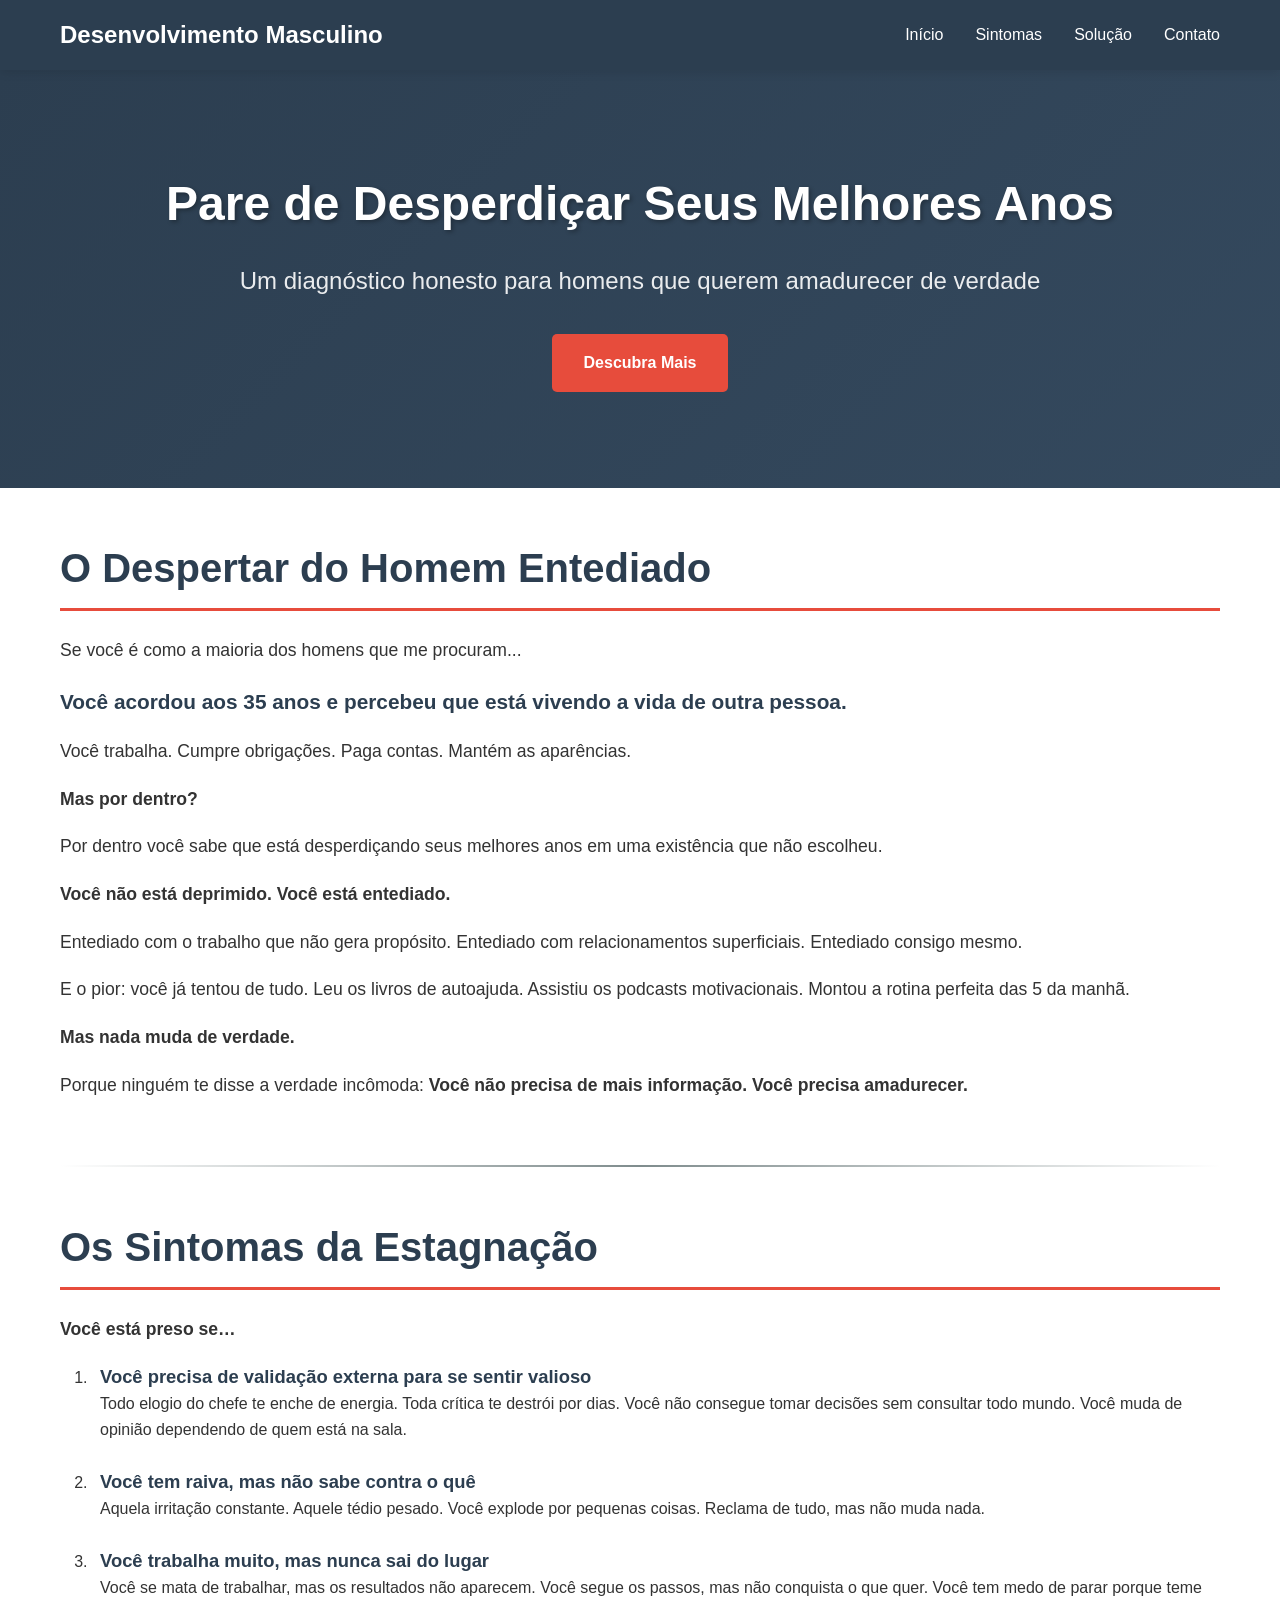
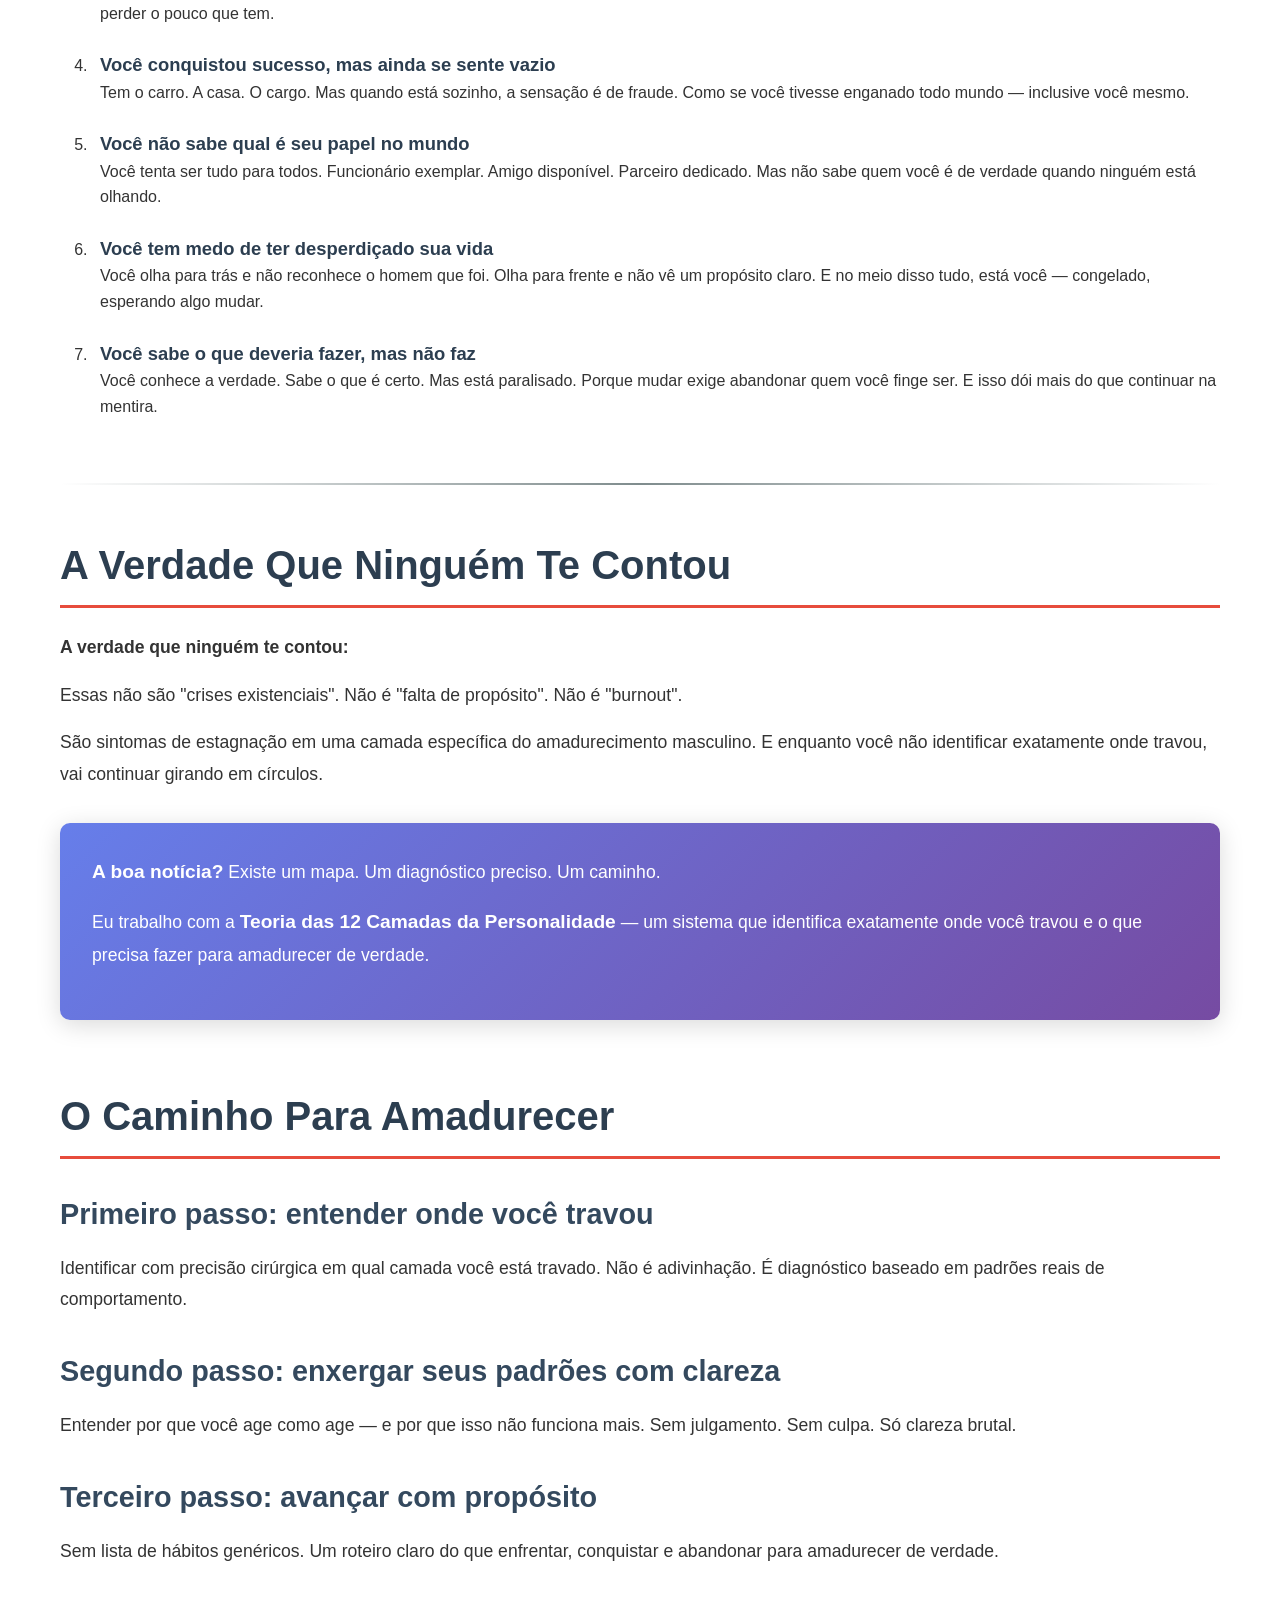
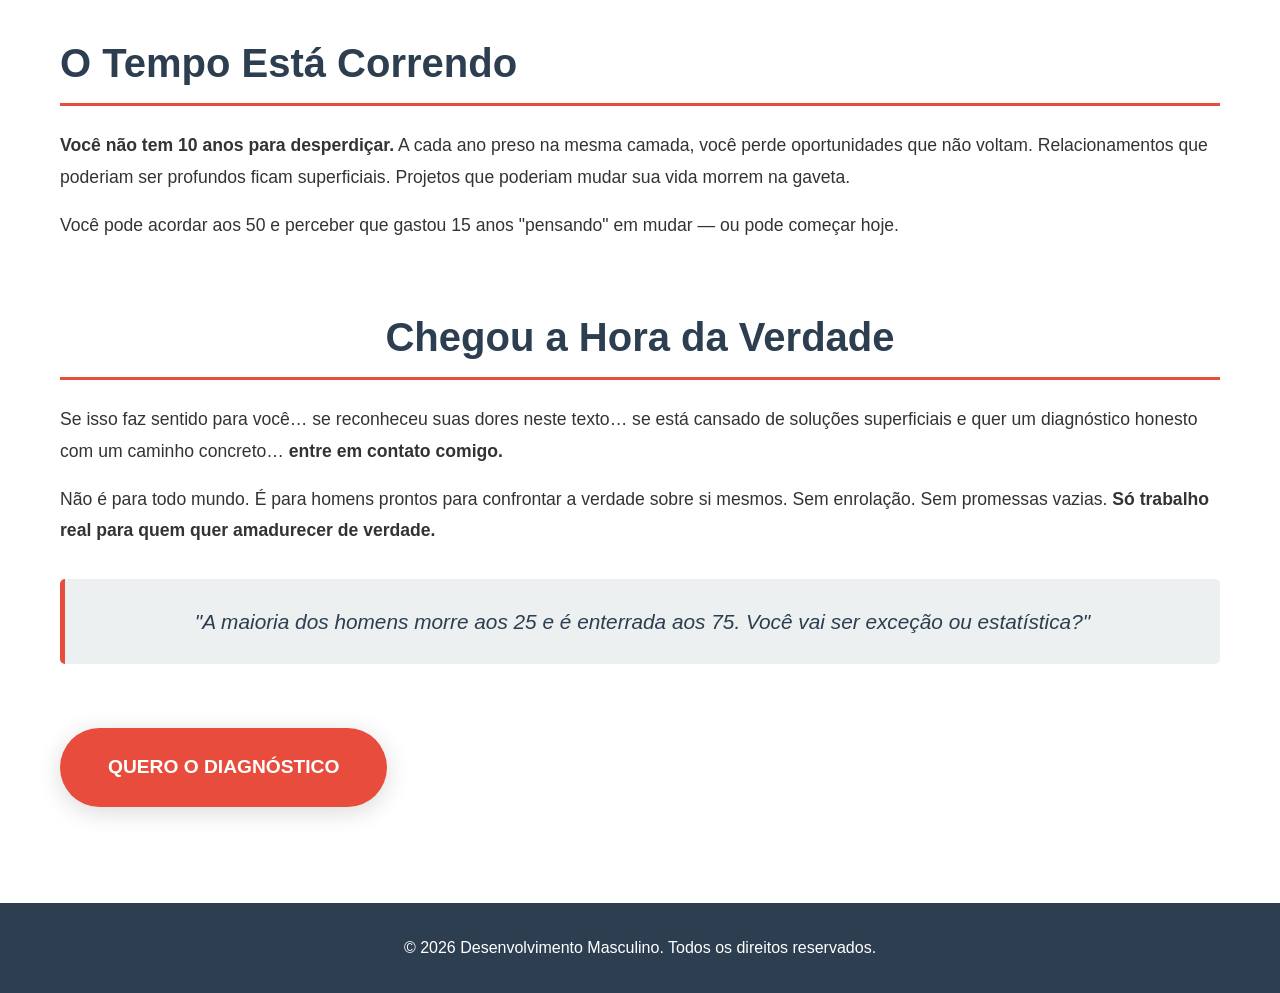
<file: index.html>
<!DOCTYPE html>
<html lang="pt-BR">
<head>
    <meta charset="UTF-8">
    <meta name="viewport" content="width=device-width, initial-scale=1.0">
    <meta name="description" content="Consultoria especializada em desenvolvimento masculino e amadurecimento pessoal">
    <title>Desenvolvimento Masculino - Amadureça de Verdade</title>
    <link rel="stylesheet" href="style.css">
</head>
<body>
    <header>
        <nav>
            <div class="container">
                <h1 class="logo">Desenvolvimento Masculino</h1>
                <ul class="nav-links">
                    <li><a href="#sec-dores">Início</a></li>
                    <li><a href="#sec-identificacao">Sintomas</a></li>
                    <li><a href="#sec-solucao">Solução</a></li>
                    <li><a href="#contato">Contato</a></li>
                </ul>
            </div>
        </nav>
    </header>

    <main>
        <section class="hero">
            <div class="container">
                <h1 class="hero-title">Pare de Desperdiçar Seus Melhores Anos</h1>
                <p class="hero-subtitle">Um diagnóstico honesto para homens que querem amadurecer de verdade</p>
                <a href="#sec-dores" class="btn btn-primary">Descubra Mais</a>
            </div>
        </section>

        <div class="container">
            <section aria-labelledby="sec-dores">
                <h2 id="sec-dores">O Despertar do Homem Entediado</h2>
                <p>Se você é como a maioria dos homens que me procuram...</p>
                <p class="lead"><strong>Você acordou aos 35 anos e percebeu que está vivendo a vida de outra pessoa.</strong></p>
                <p>Você trabalha. Cumpre obrigações. Paga contas. Mantém as aparências.</p>
                <p><strong>Mas por dentro?</strong></p>
                <p>Por dentro você sabe que está desperdiçando seus melhores anos em uma existência que não escolheu.</p>
                <p><strong>Você não está deprimido. Você está entediado.</strong></p>
                <p>Entediado com o trabalho que não gera propósito. Entediado com relacionamentos superficiais. Entediado consigo mesmo.</p>
                <p>E o pior: você já tentou de tudo. Leu os livros de autoajuda. Assistiu os podcasts motivacionais. Montou a rotina perfeita das 5 da manhã.</p>
                <p><strong>Mas nada muda de verdade.</strong></p>
                <p>Porque ninguém te disse a verdade incômoda: <strong>Você não precisa de mais informação. Você precisa amadurecer.</strong></p>
            </section>

            <hr class="div" />

            <section aria-labelledby="sec-identificacao">
                <h2 id="sec-identificacao">Os Sintomas da Estagnação</h2>
                <p><strong>Você está preso se…</strong></p>
                <ol>
                    <li>
                        <strong>Você precisa de validação externa para se sentir valioso</strong><br />
                        Todo elogio do chefe te enche de energia. Toda crítica te destrói por dias. Você não consegue tomar decisões sem consultar todo mundo. Você muda de opinião dependendo de quem está na sala.
                    </li>
                    <li>
                        <strong>Você tem raiva, mas não sabe contra o quê</strong><br />
                        Aquela irritação constante. Aquele tédio pesado. Você explode por pequenas coisas. Reclama de tudo, mas não muda nada.
                    </li>
                    <li>
                        <strong>Você trabalha muito, mas nunca sai do lugar</strong><br />
                        Você se mata de trabalhar, mas os resultados não aparecem. Você segue os passos, mas não conquista o que quer. Você tem medo de parar porque teme perder o pouco que tem.
                    </li>
                    <li>
                        <strong>Você conquistou sucesso, mas ainda se sente vazio</strong><br />
                        Tem o carro. A casa. O cargo. Mas quando está sozinho, a sensação é de fraude. Como se você tivesse enganado todo mundo — inclusive você mesmo.
                    </li>
                    <li>
                        <strong>Você não sabe qual é seu papel no mundo</strong><br />
                        Você tenta ser tudo para todos. Funcionário exemplar. Amigo disponível. Parceiro dedicado. Mas não sabe quem você é de verdade quando ninguém está olhando.
                    </li>
                    <li>
                        <strong>Você tem medo de ter desperdiçado sua vida</strong><br />
                        Você olha para trás e não reconhece o homem que foi. Olha para frente e não vê um propósito claro. E no meio disso tudo, está você — congelado, esperando algo mudar.
                    </li>
                    <li>
                        <strong>Você sabe o que deveria fazer, mas não faz</strong><br />
                        Você conhece a verdade. Sabe o que é certo. Mas está paralisado. Porque mudar exige abandonar quem você finge ser. E isso dói mais do que continuar na mentira.
                    </li>
                </ol>
            </section>

            <hr class="div" />

            <section aria-labelledby="sec-revelacao">
                <h2 id="sec-revelacao">A Verdade Que Ninguém Te Contou</h2>
                <p><strong>A verdade que ninguém te contou:</strong></p>
                <p>Essas não são "crises existenciais". Não é "falta de propósito". Não é "burnout".</p>
                <p>São sintomas de estagnação em uma camada específica do amadurecimento masculino. E enquanto você não identificar exatamente onde travou, vai continuar girando em círculos.</p>
                <div class="callout" role="note" aria-label="Boa notícia">
                    <p><strong>A boa notícia?</strong> Existe um mapa. Um diagnóstico preciso. Um caminho.</p>
                    <p>Eu trabalho com a <strong>Teoria das 12 Camadas da Personalidade</strong> — um sistema que identifica exatamente onde você travou e o que precisa fazer para amadurecer de verdade.</p>
                </div>
            </section>

            <section aria-labelledby="sec-solucao">
                <h2 id="sec-solucao">O Caminho Para Amadurecer</h2>
                <h3>Primeiro passo: entender onde você travou</h3>
                <p>Identificar com precisão cirúrgica em qual camada você está travado. Não é adivinhação. É diagnóstico baseado em padrões reais de comportamento.</p>
                <h3>Segundo passo: enxergar seus padrões com clareza</h3>
                <p>Entender por que você age como age — e por que isso não funciona mais. Sem julgamento. Sem culpa. Só clareza brutal.</p>
                <h3>Terceiro passo: avançar com propósito</h3>
                <p>Sem lista de hábitos genéricos. Um roteiro claro do que enfrentar, conquistar e abandonar para amadurecer de verdade.</p>
            </section>

            <section aria-labelledby="sec-urgencia">
                <h2 id="sec-urgencia">O Tempo Está Correndo</h2>
                <p><strong>Você não tem 10 anos para desperdiçar.</strong> A cada ano preso na mesma camada, você perde oportunidades que não voltam. Relacionamentos que poderiam ser profundos ficam superficiais. Projetos que poderiam mudar sua vida morrem na gaveta.</p>
                <p>Você pode acordar aos 50 e perceber que gastou 15 anos "pensando" em mudar — ou pode começar hoje.</p>
            </section>

            <section aria-labelledby="sec-fechamento" id="contato">
                <h2 id="sec-fechamento">Chegou a Hora da Verdade</h2>
                <p>Se isso faz sentido para você… se reconheceu suas dores neste texto… se está cansado de soluções superficiais e quer um diagnóstico honesto com um caminho concreto… <strong>entre em contato comigo.</strong></p>
                <p>Não é para todo mundo. É para homens prontos para confrontar a verdade sobre si mesmos. Sem enrolação. Sem promessas vazias. <strong>Só trabalho real para quem quer amadurecer de verdade.</strong></p>

                <p class="final-line">"A maioria dos homens morre aos 25 e é enterrada aos 75. Você vai ser exceção ou estatística?"</p>

                <a class="cta" href="mailto:contato@exemplo.com" aria-label="Quero o diagnóstico agora">
                    QUERO O DIAGNÓSTICO
                </a>
            </section>
        </div>
    </main>

    <footer>
        <div class="container">
            <p>&copy; 2026 Desenvolvimento Masculino. Todos os direitos reservados.</p>
        </div>
    </footer>
</body>
</html>
</file>
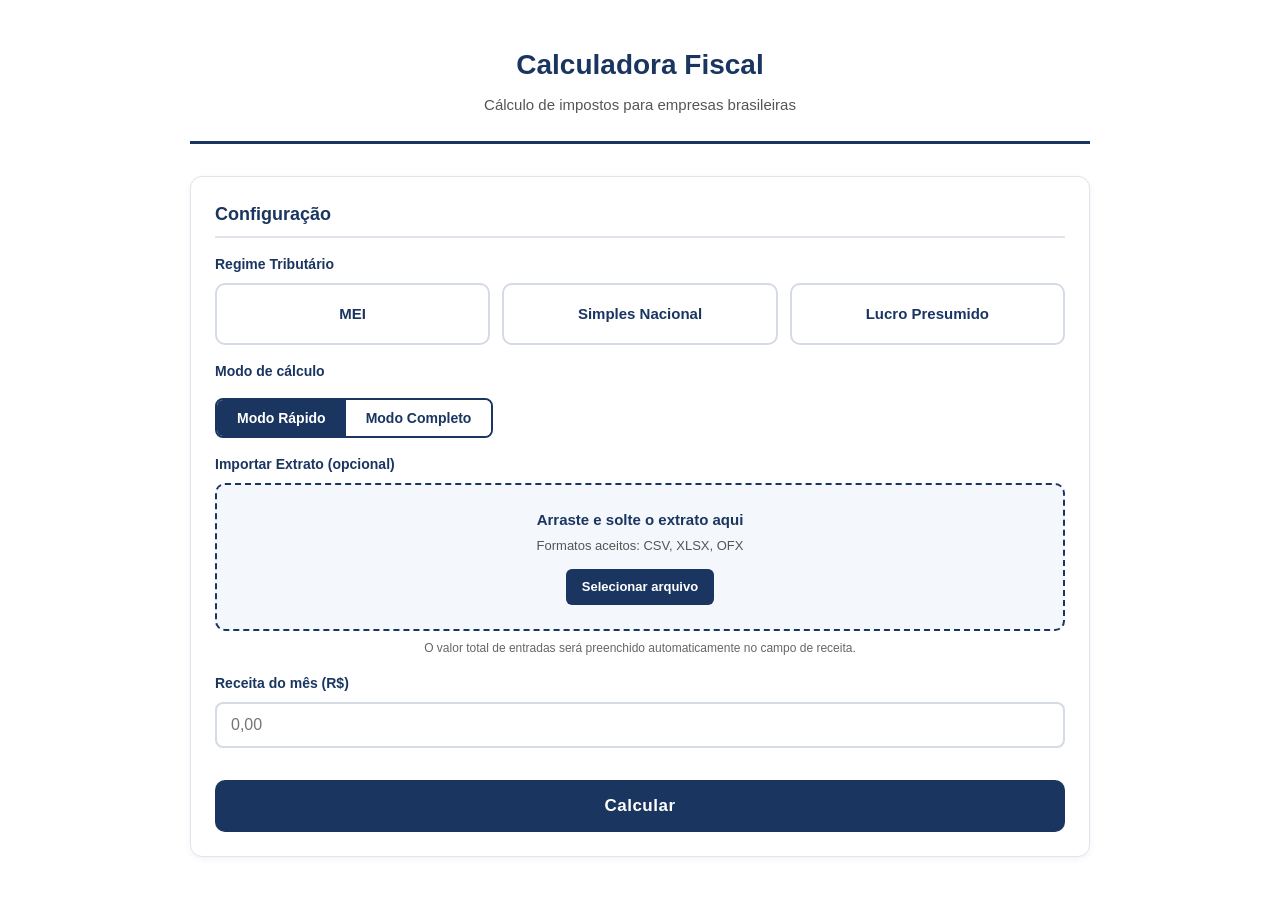
<file: calculadora-fiscal.html>
<!DOCTYPE html>
<html lang="pt-BR">
<head>
<meta charset="UTF-8">
<meta name="viewport" content="width=device-width, initial-scale=1.0">
<title>Calculadora Fiscal - Impostos para Empresas Brasileiras</title>
<style>
  * {
    box-sizing: border-box;
    margin: 0;
    padding: 0;
  }

  body {
    font-family: -apple-system, BlinkMacSystemFont, "Segoe UI", Roboto, Oxygen, Ubuntu, sans-serif;
    background-color: #ffffff;
    color: #1a3560;
    line-height: 1.5;
    padding: 20px;
  }

  .container {
    max-width: 900px;
    margin: 0 auto;
  }

  header {
    text-align: center;
    padding: 24px 0;
    border-bottom: 3px solid #1a3560;
    margin-bottom: 32px;
  }

  header h1 {
    color: #1a3560;
    font-size: 28px;
    font-weight: 700;
  }

  header p {
    color: #555;
    margin-top: 8px;
    font-size: 15px;
  }

  section {
    background: #fff;
    border: 1px solid #e0e4ec;
    border-radius: 12px;
    padding: 24px;
    margin-bottom: 24px;
    box-shadow: 0 2px 6px rgba(26, 53, 96, 0.06);
  }

  .section-title {
    color: #1a3560;
    font-size: 18px;
    font-weight: 700;
    margin-bottom: 16px;
    padding-bottom: 8px;
    border-bottom: 2px solid #e0e4ec;
  }

  .field-label {
    display: block;
    font-size: 14px;
    font-weight: 600;
    color: #1a3560;
    margin-bottom: 8px;
    margin-top: 16px;
  }

  /* Cards clicáveis */
  .card-group {
    display: grid;
    grid-template-columns: repeat(auto-fit, minmax(140px, 1fr));
    gap: 12px;
    margin-bottom: 16px;
  }

  .card {
    border: 2px solid #d4dae6;
    border-radius: 10px;
    padding: 18px 12px;
    text-align: center;
    cursor: pointer;
    background: #fff;
    color: #1a3560;
    font-weight: 600;
    font-size: 15px;
    transition: all 0.18s ease;
    position: relative;
    user-select: none;
  }

  .card:hover {
    border-color: #1a3560;
    background: #f4f7fc;
  }

  .card.active {
    background: #1a3560;
    color: #fff;
    border-color: #1a3560;
    box-shadow: 0 4px 12px rgba(26, 53, 96, 0.25);
  }

  /* Tooltips */
  .tooltip {
    position: relative;
  }

  .tooltip .tooltip-text {
    visibility: hidden;
    opacity: 0;
    background: #1a3560;
    color: #fff;
    text-align: center;
    border-radius: 6px;
    padding: 8px 10px;
    font-size: 12px;
    font-weight: 400;
    position: absolute;
    z-index: 10;
    bottom: calc(100% + 8px);
    left: 50%;
    transform: translateX(-50%);
    white-space: nowrap;
    transition: opacity 0.2s;
    pointer-events: none;
  }

  .tooltip .tooltip-text::after {
    content: "";
    position: absolute;
    top: 100%;
    left: 50%;
    margin-left: -5px;
    border-width: 5px;
    border-style: solid;
    border-color: #1a3560 transparent transparent transparent;
  }

  .tooltip:hover .tooltip-text {
    visibility: visible;
    opacity: 1;
  }

  /* Sub-seções condicionais */
  .subsection {
    display: none;
    margin-top: 16px;
    padding-top: 16px;
    border-top: 1px dashed #d4dae6;
  }

  .subsection.visible {
    display: block;
  }

  /* Toggle modo */
  .toggle-group {
    display: inline-flex;
    border: 2px solid #1a3560;
    border-radius: 8px;
    overflow: hidden;
    margin-top: 8px;
  }

  .toggle-btn {
    padding: 10px 20px;
    background: #fff;
    color: #1a3560;
    border: none;
    cursor: pointer;
    font-weight: 600;
    font-size: 14px;
    transition: all 0.18s ease;
  }

  .toggle-btn.active {
    background: #1a3560;
    color: #fff;
  }

  /* Inputs */
  .input-wrapper {
    position: relative;
    margin-bottom: 12px;
  }

  .input-field {
    width: 100%;
    padding: 12px 14px;
    font-size: 16px;
    border: 2px solid #d4dae6;
    border-radius: 8px;
    color: #1a3560;
    background: #fff;
    transition: border-color 0.18s ease;
    font-family: inherit;
  }

  .input-field:focus {
    outline: none;
    border-color: #1a3560;
  }

  .input-hint {
    display: inline-block;
    margin-left: 6px;
    width: 18px;
    height: 18px;
    line-height: 16px;
    border-radius: 50%;
    background: #1a3560;
    color: #fff;
    font-size: 12px;
    font-weight: 700;
    text-align: center;
    cursor: help;
    vertical-align: middle;
  }

  /* Botão calcular */
  .btn-primary {
    width: 100%;
    padding: 16px;
    font-size: 17px;
    font-weight: 700;
    background: #1a3560;
    color: #fff;
    border: none;
    border-radius: 10px;
    cursor: pointer;
    margin-top: 20px;
    transition: background 0.18s ease, transform 0.1s ease;
    letter-spacing: 0.5px;
  }

  .btn-primary:hover {
    background: #264a82;
  }

  .btn-primary:active {
    transform: translateY(1px);
  }

  /* Seção de resultado */
  #resultado,
  #dicas {
    display: none;
  }

  .resultado-destaque {
    background: linear-gradient(135deg, #1a3560 0%, #264a82 100%);
    color: #fff;
    border-radius: 12px;
    padding: 24px;
    margin-bottom: 20px;
  }

  .resultado-destaque h3 {
    font-size: 14px;
    font-weight: 400;
    opacity: 0.85;
    text-transform: uppercase;
    letter-spacing: 1px;
    margin-bottom: 12px;
  }

  .resultado-grid {
    display: grid;
    grid-template-columns: repeat(auto-fit, minmax(150px, 1fr));
    gap: 16px;
    margin-top: 16px;
  }

  .resultado-item {
    background: rgba(255, 255, 255, 0.1);
    padding: 14px;
    border-radius: 8px;
  }

  .resultado-item .label {
    font-size: 12px;
    opacity: 0.85;
    text-transform: uppercase;
    letter-spacing: 0.5px;
  }

  .resultado-item .value {
    font-size: 20px;
    font-weight: 700;
    margin-top: 4px;
  }

  .resultado-item.imposto .value {
    color: #ffbdbd;
    font-size: 26px;
  }

  .resultado-item.liquido .value {
    color: #b8e6ba;
    font-size: 22px;
  }

  /* Tabela de partilha */
  .tabela-partilha {
    width: 100%;
    border-collapse: collapse;
    margin-top: 16px;
    font-size: 14px;
  }

  .tabela-partilha thead {
    background: #1a3560;
    color: #fff;
  }

  .tabela-partilha th,
  .tabela-partilha td {
    padding: 12px 14px;
    text-align: left;
    border-bottom: 1px solid #e0e4ec;
  }

  .tabela-partilha th:nth-child(2),
  .tabela-partilha td:nth-child(2),
  .tabela-partilha th:nth-child(3),
  .tabela-partilha td:nth-child(3) {
    text-align: right;
  }

  .tabela-partilha tbody tr:hover {
    background: #f4f7fc;
  }

  /* Aviso amarelo */
  .aviso {
    display: none;
    background: #fff8e1;
    border-left: 4px solid #f9a825;
    color: #6b4d00;
    padding: 14px 16px;
    border-radius: 6px;
    margin-top: 16px;
    font-size: 14px;
  }

  .aviso.visible {
    display: block;
  }

  /* Dicas */
  .dicas-lista {
    list-style: none;
    padding: 0;
  }

  .dicas-lista li {
    padding: 12px 14px;
    margin-bottom: 8px;
    background: #f4f7fc;
    border-left: 4px solid #1a3560;
    border-radius: 6px;
    color: #1a3560;
    font-size: 14px;
  }

  /* Cores auxiliares */
  .cor-imposto { color: #8B0000; }
  .cor-liquido { color: #2e7d32; }

  /* Botão secundário */
  .btn-secondary {
    width: 100%;
    padding: 12px 16px;
    font-size: 15px;
    font-weight: 600;
    background: #fff;
    color: #1a3560;
    border: 2px solid #1a3560;
    border-radius: 10px;
    cursor: pointer;
    margin-top: 12px;
    transition: background 0.18s ease;
  }

  .btn-secondary:hover {
    background: #f4f7fc;
  }

  /* Upload de extrato */
  .upload-area {
    border: 2px dashed #1a3560;
    border-radius: 10px;
    padding: 24px 16px;
    text-align: center;
    background: #f4f7fc;
    color: #1a3560;
    cursor: pointer;
    transition: all 0.18s ease;
    margin-bottom: 8px;
  }

  .upload-area:hover {
    background: #e8eef9;
  }

  .upload-area.drag-over {
    background: #dce6f5;
    border-color: #2e7d32;
    border-style: solid;
  }

  .upload-area .upload-title {
    font-weight: 700;
    font-size: 15px;
    margin-bottom: 4px;
  }

  .upload-area .upload-sub {
    font-size: 13px;
    color: #555;
    margin-bottom: 10px;
  }

  .upload-area.processing {
    opacity: 0.6;
    pointer-events: none;
  }

  .upload-btn {
    display: inline-block;
    padding: 8px 16px;
    background: #1a3560;
    color: #fff;
    border-radius: 6px;
    font-size: 13px;
    font-weight: 600;
    margin-top: 4px;
  }

  .upload-help {
    font-size: 12px;
    color: #666;
    margin-top: 6px;
    text-align: center;
  }

  .upload-resumo {
    display: none;
    background: #e8f5e9;
    border-left: 4px solid #2e7d32;
    color: #1b5e20;
    padding: 10px 14px;
    border-radius: 6px;
    margin-top: 10px;
    font-size: 13px;
    position: relative;
  }

  .upload-resumo.visible { display: block; }

  .upload-resumo .btn-remover {
    background: none;
    border: none;
    color: #8B0000;
    font-weight: 700;
    cursor: pointer;
    font-size: 13px;
    padding: 0;
    margin-top: 6px;
  }

  .upload-resumo .btn-remover:hover { text-decoration: underline; }

  .upload-aviso {
    display: none;
    background: #fff8e1;
    border-left: 4px solid #f9a825;
    color: #6b4d00;
    padding: 10px 14px;
    border-radius: 6px;
    margin-top: 10px;
    font-size: 13px;
  }

  .upload-aviso.visible { display: block; }

  /* Rodapé de impressão (oculto na tela) */
  .rodape-impressao {
    display: none;
  }

  /* Responsivo */
  @media (max-width: 600px) {
    body { padding: 12px; }
    header h1 { font-size: 22px; }
    section { padding: 16px; }
    .card-group { grid-template-columns: repeat(2, 1fr); }
    .toggle-group { width: 100%; }
    .toggle-btn { flex: 1; padding: 10px; }
    .resultado-item .value { font-size: 18px; }
    .resultado-item.imposto .value { font-size: 22px; }
  }

  /* Impressão / PDF */
  @media print {
    body { padding: 0; background: #fff; color: #000; }
    .container { max-width: 100%; }
    header { border-bottom: 2px solid #000; padding: 12px 0; margin-bottom: 16px; }

    /* Oculta tudo que não é resultado */
    #configuracao,
    .btn-primary,
    .btn-secondary,
    .upload-area,
    .upload-resumo,
    .upload-aviso,
    #aviso-erro { display: none !important; }

    section {
      border: 1px solid #ccc;
      box-shadow: none;
      page-break-inside: avoid;
      padding: 14px;
      margin-bottom: 14px;
    }

    .resultado-destaque {
      background: #fff !important;
      color: #000 !important;
      border: 2px solid #1a3560;
    }

    .resultado-destaque h3 { color: #1a3560; }
    .resultado-item { background: #f4f7fc !important; color: #000 !important; }
    .resultado-item .label { color: #1a3560 !important; }
    .resultado-item.imposto .value { color: #8B0000 !important; }
    .resultado-item.liquido .value { color: #2e7d32 !important; }

    .tabela-partilha thead { background: #1a3560 !important; color: #fff !important; -webkit-print-color-adjust: exact; print-color-adjust: exact; }

    .rodape-impressao {
      display: block;
      margin-top: 24px;
      padding-top: 12px;
      border-top: 1px solid #999;
      font-size: 11px;
      color: #555;
      text-align: center;
    }

    .rodape-impressao .aviso-legal {
      margin-top: 6px;
      font-style: italic;
    }
  }
</style>
</head>
<body>
  <div class="container">

    <header>
      <h1>Calculadora Fiscal</h1>
      <p>Cálculo de impostos para empresas brasileiras</p>
    </header>

    <!-- SEÇÃO 1: CONFIGURAÇÃO -->
    <section id="configuracao">
      <h2 class="section-title">Configuração</h2>

      <label class="field-label">Regime Tributário</label>
      <div class="card-group" id="regime-cards">
        <div class="card" data-regime="mei">MEI</div>
        <div class="card" data-regime="simples">Simples Nacional</div>
        <div class="card" data-regime="presumido">Lucro Presumido</div>
      </div>

      <!-- Atividade do MEI (condicional) -->
      <div class="subsection" id="atividade-mei">
        <label class="field-label">Atividade do MEI</label>
        <div class="card-group" id="mei-cards">
          <div class="card" data-mei="comercio">Comércio/Indústria</div>
          <div class="card" data-mei="servicos">Serviços</div>
          <div class="card" data-mei="misto">Comércio + Serviços</div>
        </div>
      </div>

      <!-- Anexos do Simples Nacional (condicional) -->
      <div class="subsection" id="anexos-simples">
        <label class="field-label">Anexo do Simples Nacional</label>
        <div class="card-group" id="anexo-cards">
          <div class="card tooltip" data-anexo="I">
            Anexo I
            <span class="tooltip-text">Comércio</span>
          </div>
          <div class="card tooltip" data-anexo="II">
            Anexo II
            <span class="tooltip-text">Indústria</span>
          </div>
          <div class="card tooltip" data-anexo="III">
            Anexo III
            <span class="tooltip-text">Serviços (locação, agência, creche)</span>
          </div>
          <div class="card tooltip" data-anexo="IV">
            Anexo IV
            <span class="tooltip-text">Serviços (construção, vigilância, limpeza)</span>
          </div>
          <div class="card tooltip" data-anexo="V">
            Anexo V
            <span class="tooltip-text">Serviços (TI, publicidade, medicina, engenharia)</span>
          </div>
        </div>
      </div>

      <!-- Atividade do Lucro Presumido (condicional) -->
      <div class="subsection" id="atividade-presumido">
        <label class="field-label">Atividade</label>
        <div class="card-group" id="atividade-cards">
          <div class="card" data-atividade="comercio">Comércio/Indústria</div>
          <div class="card" data-atividade="servicos">Serviços em geral</div>
          <div class="card" data-atividade="hospitalares">Serviços hospitalares</div>
          <div class="card" data-atividade="cargas">Transporte de cargas</div>
          <div class="card" data-atividade="passageiros">Transporte de passageiros</div>
        </div>
      </div>

      <!-- Toggle Modo -->
      <label class="field-label">Modo de cálculo</label>
      <div class="toggle-group" id="modo-toggle">
        <button type="button" class="toggle-btn active" data-modo="rapido">Modo Rápido</button>
        <button type="button" class="toggle-btn" data-modo="completo">Modo Completo</button>
      </div>

      <!-- Upload de extrato -->
      <label class="field-label">Importar Extrato (opcional)</label>
      <div class="upload-area" id="upload-area">
        <div class="upload-title">Arraste e solte o extrato aqui</div>
        <div class="upload-sub">Formatos aceitos: CSV, XLSX, OFX</div>
        <span class="upload-btn">Selecionar arquivo</span>
        <input type="file" id="upload-input" accept=".csv,.xlsx,.ofx,.qfx" style="display:none">
      </div>
      <div class="upload-help">
        O valor total de entradas será preenchido automaticamente no campo de receita.
      </div>
      <div class="upload-resumo" id="upload-resumo">
        <div id="upload-resumo-texto"></div>
        <button type="button" class="btn-remover" id="upload-remover">✕ Remover extrato</button>
      </div>
      <div class="upload-aviso" id="upload-aviso"></div>

      <!-- Campos de receita -->
      <label class="field-label" for="receita-mes">Receita do mês (R$)</label>
      <div class="input-wrapper">
        <input type="text" id="receita-mes" class="input-field" placeholder="0,00">
      </div>

      <div class="subsection" id="campo-rbt12">
        <label class="field-label" for="receita-12m">
          Receita acumulada últimos 12 meses (R$)
          <span class="tooltip input-hint">
            ?
            <span class="tooltip-text">Consulte no portal do Simples Nacional ou com seu contador</span>
          </span>
        </label>
        <div class="input-wrapper">
          <input type="text" id="receita-12m" class="input-field" placeholder="0,00">
        </div>
      </div>

      <div class="aviso" id="aviso-erro" style="background:#ffe8e8; border-left-color:#8B0000; color:#6b0000;"></div>

      <button type="button" class="btn-primary" id="btn-calcular">Calcular</button>
    </section>

    <!-- SEÇÃO 2: RESULTADO -->
    <section id="resultado">
      <h2 class="section-title">Resultado</h2>

      <div class="resultado-destaque">
        <h3>Apuração do imposto</h3>
        <div class="resultado-grid">
          <div class="resultado-item">
            <div class="label">Regime</div>
            <div class="value" id="res-regime">—</div>
          </div>
          <div class="resultado-item">
            <div class="label">Receita</div>
            <div class="value" id="res-receita">R$ 0,00</div>
          </div>
          <div class="resultado-item">
            <div class="label">Alíquota</div>
            <div class="value" id="res-aliquota">0,00%</div>
          </div>
          <div class="resultado-item imposto">
            <div class="label">DAS / Imposto</div>
            <div class="value" id="res-das">R$ 0,00</div>
          </div>
          <div class="resultado-item liquido">
            <div class="label">Valor líquido</div>
            <div class="value" id="res-liquido">R$ 0,00</div>
          </div>
        </div>
      </div>

      <h3 class="section-title" style="font-size:16px; border:none; margin-top:8px;">Partilha do DAS</h3>
      <table class="tabela-partilha">
        <thead>
          <tr>
            <th>Tributo</th>
            <th>% Partilha</th>
            <th>Valor (R$)</th>
          </tr>
        </thead>
        <tbody id="tabela-partilha-body">
          <tr>
            <td colspan="3" style="text-align:center; color:#888;">Nenhum cálculo realizado</td>
          </tr>
        </tbody>
      </table>

      <div class="aviso" id="aviso-rapido">
        <strong>Atenção:</strong> Cálculo estimado para faturamento anual até R$ 180.000.
        Para resultado exato, informe a receita acumulada dos últimos 12 meses no Modo Completo.
      </div>

      <div class="aviso" id="aviso-limite-simples" style="background:#ffe8e8; border-left-color:#8B0000; color:#6b0000;"></div>

      <button type="button" class="btn-secondary" id="btn-exportar">Exportar resultado em PDF</button>
    </section>

    <!-- SEÇÃO 3: DICAS -->
    <section id="dicas">
      <h2 class="section-title">Observações e Dicas</h2>
      <ul class="dicas-lista" id="dicas-lista">
        <li>Selecione um regime e clique em calcular para ver dicas contextuais.</li>
      </ul>

      <div class="rodape-impressao">
        <div id="rodape-data"></div>
        <div class="aviso-legal">
          Este cálculo é uma estimativa. Consulte um contador para orientação oficial.
        </div>
      </div>
    </section>

  </div>

<script>
  // ============================================================
  // DADOS FISCAIS
  // ============================================================

  // Tabela MEI 2025 (valor fixo mensal)
  const MEI_VALORES = {
    comercio: { total: 75.90, inss: 74.40, icms: 1.00, iss: 0, taxa: 0.50, label: 'Comércio/Indústria' },
    servicos: { total: 80.90, inss: 74.40, icms: 0, iss: 5.00, taxa: 0.50, label: 'Serviços' },
    misto:    { total: 81.90, inss: 74.40, icms: 1.00, iss: 5.00, taxa: 0.50, label: 'Comércio + Serviços' }
  };

  // Tabelas Simples Nacional — [limiteSuperior, aliquotaNominal, deducao]
  const SIMPLES_TABELAS = {
    I: [
      [180000,    0.0400, 0],
      [360000,    0.0730, 5940],
      [720000,    0.0950, 13860],
      [1800000,   0.1070, 22500],
      [3600000,   0.1430, 87300],
      [4800000,   0.1900, 378000]
    ],
    II: [
      [180000,    0.0450, 0],
      [360000,    0.0780, 5940],
      [720000,    0.1000, 13860],
      [1800000,   0.1120, 22500],
      [3600000,   0.1470, 85500],
      [4800000,   0.3000, 720000]
    ],
    III: [
      [180000,    0.0600, 0],
      [360000,    0.1120, 9360],
      [720000,    0.1350, 17640],
      [1800000,   0.1600, 35640],
      [3600000,   0.2100, 125640],
      [4800000,   0.3300, 648000]
    ],
    IV: [
      [180000,    0.0450, 0],
      [360000,    0.0900, 8100],
      [720000,    0.1020, 12420],
      [1800000,   0.1400, 39780],
      [3600000,   0.2200, 183780],
      [4800000,   0.3300, 828000]
    ],
    V: [
      [180000,    0.1550, 0],
      [360000,    0.1800, 4500],
      [720000,    0.1950, 9900],
      [1800000,   0.2050, 17100],
      [3600000,   0.2300, 62100],
      [4800000,   0.3050, 540000]
    ]
  };

  // Percentuais de partilha do DAS por anexo e faixa (IRPJ, CSLL, COFINS, PIS, CPP, ICMS/ISS)
  // Obs: Anexo I e II usam ICMS; III, IV e V usam ISS.
  const SIMPLES_PARTILHA = {
    I: [
      { IRPJ: 0.055, CSLL: 0.035, COFINS: 0.1274, PIS: 0.0276, CPP: 0.4150, ICMS: 0.34 },
      { IRPJ: 0.055, CSLL: 0.035, COFINS: 0.1274, PIS: 0.0276, CPP: 0.4150, ICMS: 0.34 },
      { IRPJ: 0.055, CSLL: 0.035, COFINS: 0.1274, PIS: 0.0276, CPP: 0.4200, ICMS: 0.335 },
      { IRPJ: 0.055, CSLL: 0.035, COFINS: 0.1274, PIS: 0.0276, CPP: 0.4200, ICMS: 0.335 },
      { IRPJ: 0.055, CSLL: 0.035, COFINS: 0.1274, PIS: 0.0276, CPP: 0.4200, ICMS: 0.335 },
      { IRPJ: 0.135, CSLL: 0.100, COFINS: 0.2827, PIS: 0.0613, CPP: 0.4210, ICMS: 0 }
    ],
    II: [
      { IRPJ: 0.055, CSLL: 0.035, COFINS: 0.1151, PIS: 0.0249, CPP: 0.3750, IPI: 0.0750, ICMS: 0.32 },
      { IRPJ: 0.055, CSLL: 0.035, COFINS: 0.1151, PIS: 0.0249, CPP: 0.3750, IPI: 0.0750, ICMS: 0.32 },
      { IRPJ: 0.055, CSLL: 0.035, COFINS: 0.1151, PIS: 0.0249, CPP: 0.3750, IPI: 0.0750, ICMS: 0.32 },
      { IRPJ: 0.055, CSLL: 0.035, COFINS: 0.1151, PIS: 0.0249, CPP: 0.3750, IPI: 0.0750, ICMS: 0.32 },
      { IRPJ: 0.055, CSLL: 0.035, COFINS: 0.1151, PIS: 0.0249, CPP: 0.3750, IPI: 0.0750, ICMS: 0.32 },
      { IRPJ: 0.085, CSLL: 0.075, COFINS: 0.2096, PIS: 0.0454, CPP: 0.2350, IPI: 0.3500, ICMS: 0 }
    ],
    III: [
      { IRPJ: 0.040, CSLL: 0.035, COFINS: 0.1282, PIS: 0.0278, CPP: 0.4340, ISS: 0.33 },
      { IRPJ: 0.040, CSLL: 0.035, COFINS: 0.1405, PIS: 0.0305, CPP: 0.4340, ISS: 0.32 },
      { IRPJ: 0.040, CSLL: 0.035, COFINS: 0.1364, PIS: 0.0296, CPP: 0.4340, ISS: 0.325 },
      { IRPJ: 0.040, CSLL: 0.035, COFINS: 0.1364, PIS: 0.0296, CPP: 0.4340, ISS: 0.325 },
      { IRPJ: 0.040, CSLL: 0.035, COFINS: 0.1282, PIS: 0.0278, CPP: 0.4340, ISS: 0.335 },
      { IRPJ: 0.350, CSLL: 0.150, COFINS: 0.1603, PIS: 0.0347, CPP: 0.3050, ISS: 0 }
    ],
    IV: [
      { IRPJ: 0.1880, CSLL: 0.1520, COFINS: 0.1703, PIS: 0.0369, CPP: 0, ISS: 0.44 },
      { IRPJ: 0.1980, CSLL: 0.1520, COFINS: 0.1722, PIS: 0.0374, CPP: 0, ISS: 0.43 },
      { IRPJ: 0.2080, CSLL: 0.1520, COFINS: 0.1664, PIS: 0.0361, CPP: 0, ISS: 0.435 },
      { IRPJ: 0.1780, CSLL: 0.1920, COFINS: 0.1864, PIS: 0.0403, CPP: 0, ISS: 0.4033 },
      { IRPJ: 0.1880, CSLL: 0.1920, COFINS: 0.1864, PIS: 0.0403, CPP: 0, ISS: 0.3933 },
      { IRPJ: 0.5350, CSLL: 0.2150, COFINS: 0.2055, PIS: 0.0445, CPP: 0, ISS: 0 }
    ],
    V: [
      { IRPJ: 0.250, CSLL: 0.150, COFINS: 0.1410, PIS: 0.0305, CPP: 0.2885, ISS: 0.14 },
      { IRPJ: 0.230, CSLL: 0.150, COFINS: 0.1410, PIS: 0.0305, CPP: 0.2785, ISS: 0.17 },
      { IRPJ: 0.240, CSLL: 0.150, COFINS: 0.1492, PIS: 0.0323, CPP: 0.2385, ISS: 0.19 },
      { IRPJ: 0.210, CSLL: 0.150, COFINS: 0.1510, PIS: 0.0327, CPP: 0.2353, ISS: 0.2310 },
      { IRPJ: 0.230, CSLL: 0.125, COFINS: 0.1410, PIS: 0.0305, CPP: 0.2385, ISS: 0.2350 },
      { IRPJ: 0.350, CSLL: 0.155, COFINS: 0.1663, PIS: 0.0360, CPP: 0.2912, ISS: 0 }
    ]
  };

  // Presunções do Lucro Presumido
  const PRESUMIDO_ATIVIDADES = {
    comercio:      { label: 'Comércio/Indústria',       irpj: 0.08, csll: 0.12 },
    servicos:      { label: 'Serviços em geral',        irpj: 0.32, csll: 0.32 },
    hospitalares:  { label: 'Serviços hospitalares',    irpj: 0.08, csll: 0.12 },
    cargas:        { label: 'Transporte de cargas',     irpj: 0.08, csll: 0.12 },
    passageiros:   { label: 'Transporte de passageiros',irpj: 0.16, csll: 0.12 }
  };

  // Dicas por regime
  const DICAS = {
    mei: [
      'O DAS do MEI é um valor fixo mensal, independente do faturamento.',
      'O limite de faturamento do MEI é R$ 81.000/ano. Ultrapassando esse valor é necessário migrar para ME.',
      'O MEI não paga IRPJ, CSLL, PIS nem COFINS.',
      'Mesmo sem movimento no mês, o DAS deve ser pago.'
    ],
    simples: [
      'A alíquota efetiva é calculada sobre a receita acumulada dos últimos 12 meses — por isso o Modo Completo é mais preciso.',
      'O DAS unifica todos os tributos federais, estaduais e municipais em um único boleto.',
      'ISS e ICMS podem ter alíquotas adicionais conforme o município ou estado.',
      'O limite do Simples Nacional é R$ 4,8 milhões/ano.'
    ],
    presumido: [
      'No Lucro Presumido cada tributo é pago em guia separada, em datas distintas.',
      'PIS e COFINS vencem no 25º dia do mês seguinte.',
      'IRPJ e CSLL são apurados trimestralmente.',
      'A base de cálculo usa um percentual de presunção de lucro fixo — pode ser vantajoso se sua margem real for maior.',
      'ISS é recolhido separadamente à prefeitura do seu município.'
    ]
  };

  const LIMITE_SIMPLES = 4800000;

  // ============================================================
  // ESTADO
  // ============================================================

  const estado = {
    regime: null,
    mei: null,
    anexo: null,
    atividade: null,
    modo: 'rapido'
  };

  // ============================================================
  // FORMATAÇÃO
  // ============================================================

  const fmtBRL = v => (v || 0).toLocaleString('pt-BR', {
    style: 'currency',
    currency: 'BRL',
    minimumFractionDigits: 2,
    maximumFractionDigits: 2
  });
  const fmtPct = v => (v * 100).toLocaleString('pt-BR', { minimumFractionDigits: 2, maximumFractionDigits: 4 }) + '%';

  function parseMoeda(str) {
    if (!str) return 0;
    const s = String(str).replace(/\s/g, '').replace(/R\$/gi, '').trim();
    if (!s) return 0;
    // Aceita "1.234,56" e "1234.56" e "1234,56"
    const temVirgula = s.includes(',');
    const temPonto = s.includes('.');
    let normalizado;
    if (temVirgula && temPonto) {
      normalizado = s.replace(/\./g, '').replace(',', '.');
    } else if (temVirgula) {
      normalizado = s.replace(',', '.');
    } else {
      normalizado = s;
    }
    const n = parseFloat(normalizado);
    return isNaN(n) ? 0 : n;
  }

  // ============================================================
  // SELEÇÕES (UI)
  // ============================================================

  const regimeCards = document.querySelectorAll('#regime-cards .card');
  const atividadeMei = document.getElementById('atividade-mei');
  const anexosSimples = document.getElementById('anexos-simples');
  const atividadePresumido = document.getElementById('atividade-presumido');

  regimeCards.forEach(card => {
    card.addEventListener('click', () => {
      regimeCards.forEach(c => c.classList.remove('active'));
      card.classList.add('active');
      estado.regime = card.dataset.regime;
      atividadeMei.classList.toggle('visible', estado.regime === 'mei');
      anexosSimples.classList.toggle('visible', estado.regime === 'simples');
      atividadePresumido.classList.toggle('visible', estado.regime === 'presumido');
    });
  });

  document.querySelectorAll('#mei-cards .card').forEach(card => {
    card.addEventListener('click', () => {
      document.querySelectorAll('#mei-cards .card').forEach(c => c.classList.remove('active'));
      card.classList.add('active');
      estado.mei = card.dataset.mei;
    });
  });

  document.querySelectorAll('#anexo-cards .card').forEach(card => {
    card.addEventListener('click', () => {
      document.querySelectorAll('#anexo-cards .card').forEach(c => c.classList.remove('active'));
      card.classList.add('active');
      estado.anexo = card.dataset.anexo;
    });
  });

  document.querySelectorAll('#atividade-cards .card').forEach(card => {
    card.addEventListener('click', () => {
      document.querySelectorAll('#atividade-cards .card').forEach(c => c.classList.remove('active'));
      card.classList.add('active');
      estado.atividade = card.dataset.atividade;
    });
  });

  const modoBtns = document.querySelectorAll('#modo-toggle .toggle-btn');
  const campoRbt12 = document.getElementById('campo-rbt12');

  modoBtns.forEach(btn => {
    btn.addEventListener('click', () => {
      modoBtns.forEach(b => b.classList.remove('active'));
      btn.classList.add('active');
      estado.modo = btn.dataset.modo;
      campoRbt12.classList.toggle('visible', estado.modo === 'completo');
    });
  });

  // ============================================================
  // CÁLCULOS
  // ============================================================

  function calcularMEI(tipo) {
    const dados = MEI_VALORES[tipo];
    const partilha = [];
    partilha.push({ tributo: 'INSS', pct: dados.inss / dados.total, valor: dados.inss });
    if (dados.iss > 0) partilha.push({ tributo: 'ISS',  pct: dados.iss  / dados.total, valor: dados.iss });
    if (dados.icms > 0) partilha.push({ tributo: 'ICMS', pct: dados.icms / dados.total, valor: dados.icms });
    if (dados.taxa > 0) partilha.push({ tributo: 'Taxa administrativa', pct: dados.taxa / dados.total, valor: dados.taxa });
    return {
      regimeLabel: 'MEI — ' + dados.label,
      aliquota: null,
      valorImposto: dados.total,
      partilha,
      valorFixo: true
    };
  }

  function faixaSimples(anexo, rbt12) {
    const tabela = SIMPLES_TABELAS[anexo];
    for (let i = 0; i < tabela.length; i++) {
      if (rbt12 <= tabela[i][0]) return i;
    }
    return tabela.length - 1; // estourou teto
  }

  function calcularSimples(anexo, receitaMes, rbt12) {
    const tabela = SIMPLES_TABELAS[anexo];
    const idx = faixaSimples(anexo, rbt12);
    const [, aliqNominal, deducao] = tabela[idx];
    const baseRbt = rbt12 > 0 ? rbt12 : receitaMes;
    const aliqEfetiva = Math.max(((baseRbt * aliqNominal) - deducao) / baseRbt, 0);
    const valorDAS = receitaMes * aliqEfetiva;

    const partilhaPct = SIMPLES_PARTILHA[anexo][idx];
    const partilha = Object.entries(partilhaPct)
      .filter(([, pct]) => pct > 0)
      .map(([tributo, pct]) => ({
        tributo,
        pct,
        valor: valorDAS * pct
      }));

    return {
      regimeLabel: 'Simples Nacional — Anexo ' + anexo,
      aliquota: aliqEfetiva,
      valorImposto: valorDAS,
      partilha,
      faixa: idx + 1,
      rbt12: baseRbt
    };
  }

  function calcularPresumido(atividade, receita) {
    const a = PRESUMIDO_ATIVIDADES[atividade];
    const pis    = receita * 0.0065;
    const cofins = receita * 0.03;
    const baseIrpj = receita * a.irpj;
    const baseCsll = receita * a.csll;
    const irpj  = baseIrpj * 0.15;
    const csll  = baseCsll * 0.09;
    const adicional = baseIrpj > 20000 ? (baseIrpj - 20000) * 0.10 : 0;

    const total = pis + cofins + irpj + csll + adicional;

    const partilha = [
      { tributo: 'PIS',    pct: receita ? pis / receita    : 0, valor: pis },
      { tributo: 'COFINS', pct: receita ? cofins / receita : 0, valor: cofins },
      { tributo: 'IRPJ (15% sobre base presumida)', pct: receita ? irpj / receita : 0, valor: irpj },
      { tributo: 'CSLL (9% sobre base presumida)',  pct: receita ? csll / receita : 0, valor: csll }
    ];
    if (adicional > 0) {
      partilha.push({
        tributo: 'Adicional IRPJ (10% sobre excedente de R$ 20.000)',
        pct: receita ? adicional / receita : 0,
        valor: adicional
      });
    }

    return {
      regimeLabel: 'Lucro Presumido — ' + a.label,
      aliquota: receita ? total / receita : 0,
      valorImposto: total,
      partilha,
      adicional
    };
  }

  // ============================================================
  // VALIDAÇÃO E ORQUESTRAÇÃO
  // ============================================================

  const avisoErro = document.getElementById('aviso-erro');

  function mostrarErro(msg) {
    avisoErro.textContent = msg;
    avisoErro.classList.add('visible');
  }

  function limparErro() {
    avisoErro.textContent = '';
    avisoErro.classList.remove('visible');
  }

  function validar(receitaMes, rbt12) {
    if (!estado.regime) return 'Selecione um regime tributário.';
    if (estado.regime === 'mei' && !estado.mei) return 'Selecione a atividade do MEI.';
    if (estado.regime === 'simples' && !estado.anexo) return 'Selecione o anexo do Simples Nacional.';
    if (estado.regime === 'presumido' && !estado.atividade) return 'Selecione a atividade para Lucro Presumido.';
    if (estado.regime !== 'mei' && receitaMes <= 0) {
      return 'Informe a receita do mês para calcular.';
    }
    if (estado.regime === 'simples' && estado.modo === 'completo') {
      if (rbt12 <= 0) return 'Informe a receita acumulada dos últimos 12 meses.';
      if (rbt12 < receitaMes) return 'A receita acumulada deve ser maior que a receita do mês.';
    }
    return null;
  }

  // ============================================================
  // RENDERIZAÇÃO
  // ============================================================

  const secResultado = document.getElementById('resultado');
  const secDicas = document.getElementById('dicas');

  function renderResultado(receitaMes, resultado) {
    document.getElementById('res-regime').textContent = resultado.regimeLabel;
    document.getElementById('res-receita').textContent = resultado.valorFixo
      ? '—'
      : fmtBRL(receitaMes);
    document.getElementById('res-aliquota').textContent = resultado.aliquota == null
      ? 'Valor fixo'
      : fmtPct(resultado.aliquota);
    document.getElementById('res-das').textContent = fmtBRL(resultado.valorImposto);

    const receitaBase = resultado.valorFixo ? 0 : receitaMes;
    const liquido = receitaBase - resultado.valorImposto;
    document.getElementById('res-liquido').textContent = resultado.valorFixo
      ? '—'
      : fmtBRL(liquido);

    // Tabela de partilha
    const tbody = document.getElementById('tabela-partilha-body');
    tbody.innerHTML = '';
    resultado.partilha.forEach(item => {
      const tr = document.createElement('tr');
      tr.innerHTML = `
        <td>${item.tributo}</td>
        <td>${fmtPct(item.pct)}</td>
        <td>${fmtBRL(item.valor)}</td>
      `;
      tbody.appendChild(tr);
    });

    // Aviso Modo Rápido (apenas Simples Nacional)
    const aviso = document.getElementById('aviso-rapido');
    if (estado.regime === 'simples' && estado.modo === 'rapido') {
      aviso.classList.add('visible');
    } else {
      aviso.classList.remove('visible');
    }

    // Aviso de estouro do teto do Simples Nacional
    const avisoLimite = document.getElementById('aviso-limite-simples');
    if (estado.regime === 'simples' && resultado.rbt12 > LIMITE_SIMPLES) {
      avisoLimite.innerHTML = '<strong>Faturamento acima do limite do Simples Nacional.</strong> '
        + 'Consulte seu contador.';
      avisoLimite.classList.add('visible');
    } else {
      avisoLimite.classList.remove('visible');
    }

    secResultado.style.display = 'block';
  }

  function renderDicas() {
    const ul = document.getElementById('dicas-lista');
    const dicas = DICAS[estado.regime] || [];
    ul.innerHTML = '';
    dicas.forEach(d => {
      const li = document.createElement('li');
      li.textContent = d;
      ul.appendChild(li);
    });
    secDicas.style.display = 'block';
  }

  // ============================================================
  // HANDLER PRINCIPAL
  // ============================================================

  document.getElementById('btn-calcular').addEventListener('click', () => {
    limparErro();

    const receitaMes = parseMoeda(document.getElementById('receita-mes').value);
    const rbt12Input = parseMoeda(document.getElementById('receita-12m').value);

    const erro = validar(receitaMes, rbt12Input);
    if (erro) {
      mostrarErro(erro);
      secResultado.style.display = 'none';
      secDicas.style.display = 'none';
      return;
    }

    let resultado;
    if (estado.regime === 'mei') {
      resultado = calcularMEI(estado.mei);
    } else if (estado.regime === 'simples') {
      const rbt12 = estado.modo === 'completo' ? rbt12Input : receitaMes * 12;
      resultado = calcularSimples(estado.anexo, receitaMes, rbt12);
    } else if (estado.regime === 'presumido') {
      resultado = calcularPresumido(estado.atividade, receitaMes);
    }

    renderResultado(receitaMes, resultado);
    renderDicas();

    secResultado.scrollIntoView({ behavior: 'smooth', block: 'start' });
  });

  // ============================================================
  // EXPORTAÇÃO / IMPRESSÃO
  // ============================================================

  document.getElementById('btn-exportar').addEventListener('click', () => {
    if (secResultado.style.display !== 'block') {
      mostrarErro('Calcule antes de exportar o resultado.');
      return;
    }
    const agora = new Date();
    const dataStr = agora.toLocaleDateString('pt-BR');
    const horaStr = agora.toLocaleTimeString('pt-BR', { hour: '2-digit', minute: '2-digit' });
    document.getElementById('rodape-data').textContent =
      'Consulta realizada em ' + dataStr + ' às ' + horaStr;
    window.print();
  });

  // ============================================================
  // UPLOAD DE EXTRATO
  // ============================================================

  const uploadArea = document.getElementById('upload-area');
  const uploadInput = document.getElementById('upload-input');
  const uploadResumo = document.getElementById('upload-resumo');
  const uploadResumoTexto = document.getElementById('upload-resumo-texto');
  const uploadAviso = document.getElementById('upload-aviso');
  const uploadRemover = document.getElementById('upload-remover');
  const receitaMesInput = document.getElementById('receita-mes');

  const COLUNAS_VALOR = ['valor', 'value', 'credito', 'crédito', 'entrada', 'receita', 'amount'];
  const SHEETJS_URL = 'https://cdnjs.cloudflare.com/ajax/libs/xlsx/0.18.5/xlsx.full.min.js';
  let sheetjsPromise = null;

  function carregarSheetJS() {
    if (typeof XLSX !== 'undefined') return Promise.resolve();
    if (sheetjsPromise) return sheetjsPromise;
    sheetjsPromise = new Promise((resolve, reject) => {
      const script = document.createElement('script');
      script.src = SHEETJS_URL;
      script.onload = () => resolve();
      script.onerror = () => {
        sheetjsPromise = null;
        reject(new Error('Não foi possível carregar o leitor de XLSX. Verifique sua conexão.'));
      };
      document.head.appendChild(script);
    });
    return sheetjsPromise;
  }

  function mostrarAvisoUpload(msg) {
    uploadAviso.textContent = msg;
    uploadAviso.classList.add('visible');
  }

  function limparAvisoUpload() {
    uploadAviso.textContent = '';
    uploadAviso.classList.remove('visible');
  }

  function limparResumo() {
    uploadResumo.classList.remove('visible');
    uploadResumoTexto.textContent = '';
  }

  // Parse numérico tolerante a formatos "1.234,56", "1234.56", "(123,45)" (negativo)
  function parseNumero(raw) {
    if (raw == null) return NaN;
    if (typeof raw === 'number') return raw;
    let s = String(raw).trim();
    if (!s) return NaN;
    let negativo = false;
    if (/^\(.*\)$/.test(s)) { negativo = true; s = s.slice(1, -1); }
    s = s.replace(/R\$/gi, '').replace(/\s/g, '');
    if (/-$/.test(s)) { negativo = true; s = s.slice(0, -1); }
    if (/^-/.test(s)) { negativo = true; s = s.slice(1); }
    const temVirgula = s.includes(',');
    const temPonto = s.includes('.');
    let normalizado;
    if (temVirgula && temPonto) {
      normalizado = s.replace(/\./g, '').replace(',', '.');
    } else if (temVirgula) {
      normalizado = s.replace(',', '.');
    } else {
      normalizado = s;
    }
    const n = parseFloat(normalizado);
    if (isNaN(n)) return NaN;
    return negativo ? -n : n;
  }

  function normalizarCabecalho(h) {
    return String(h || '')
      .toLowerCase()
      .normalize('NFD').replace(/[\u0300-\u036f]/g, '')
      .trim();
  }

  function encontrarIndiceValor(cabecalhos) {
    const normalizados = cabecalhos.map(normalizarCabecalho);
    const alvos = COLUNAS_VALOR.map(normalizarCabecalho);
    for (let i = 0; i < normalizados.length; i++) {
      if (alvos.includes(normalizados[i])) return i;
    }
    // busca parcial
    for (let i = 0; i < normalizados.length; i++) {
      if (alvos.some(a => normalizados[i].includes(a))) return i;
    }
    return -1;
  }

  // Soma entradas a partir de um array 2D (primeira linha = cabeçalho)
  function somarEntradas(linhas) {
    if (!linhas || linhas.length === 0) return { total: 0, count: 0 };

    let header = linhas[0] || [];
    let corpo = linhas.slice(1);
    let idx = encontrarIndiceValor(header);

    if (idx === -1) {
      // Fallback: detectar primeira coluna com valores numéricos positivos
      const numCols = Math.max(...linhas.map(l => l.length));
      for (let c = 0; c < numCols; c++) {
        let positivos = 0;
        for (const linha of linhas) {
          const v = parseNumero(linha[c]);
          if (!isNaN(v) && v > 0) positivos++;
        }
        if (positivos > 0) {
          idx = c;
          corpo = linhas; // sem pular header
          break;
        }
      }
    }

    if (idx === -1) return { total: 0, count: 0 };

    let total = 0;
    let count = 0;
    for (const linha of corpo) {
      const v = parseNumero(linha[idx]);
      if (!isNaN(v) && v > 0) {
        total += v;
        count++;
      }
    }
    return { total, count };
  }

  // CSV — detecta separador, respeita campos entre aspas
  function parseCSV(texto) {
    // Remove BOM
    texto = texto.replace(/^\uFEFF/, '');
    // Detecta separador pela primeira linha
    const primeiraLinha = texto.split(/\r?\n/, 1)[0] || '';
    const countVirg = (primeiraLinha.match(/,/g) || []).length;
    const countPv   = (primeiraLinha.match(/;/g) || []).length;
    const sep = countPv > countVirg ? ';' : ',';

    const linhas = [];
    let campo = '';
    let linha = [];
    let dentroAspas = false;

    for (let i = 0; i < texto.length; i++) {
      const c = texto[i];
      if (dentroAspas) {
        if (c === '"') {
          if (texto[i + 1] === '"') { campo += '"'; i++; }
          else { dentroAspas = false; }
        } else {
          campo += c;
        }
      } else {
        if (c === '"') { dentroAspas = true; }
        else if (c === sep) { linha.push(campo); campo = ''; }
        else if (c === '\n') { linha.push(campo); linhas.push(linha); linha = []; campo = ''; }
        else if (c === '\r') { /* ignora */ }
        else { campo += c; }
      }
    }
    if (campo.length > 0 || linha.length > 0) {
      linha.push(campo);
      linhas.push(linha);
    }
    return linhas.filter(l => l.length > 0 && !(l.length === 1 && l[0] === ''));
  }

  async function processarCSV(file) {
    const texto = await file.text();
    const linhas = parseCSV(texto);
    return somarEntradas(linhas);
  }

  async function processarXLSX(file) {
    await carregarSheetJS();
    const buffer = await file.arrayBuffer();
    const wb = XLSX.read(buffer, { type: 'array' });
    let melhor = { total: 0, count: 0 };
    for (const nome of wb.SheetNames) {
      const sheet = wb.Sheets[nome];
      const linhas = XLSX.utils.sheet_to_json(sheet, { header: 1, defval: '' });
      const resultado = somarEntradas(linhas);
      if (resultado.count > melhor.count) melhor = resultado;
    }
    return melhor;
  }

  async function processarOFX(file) {
    const texto = await file.text();
    const regex = /<TRNAMT>\s*([^<\r\n]+)/gi;
    let total = 0;
    let count = 0;
    let m;
    while ((m = regex.exec(texto)) !== null) {
      const v = parseNumero(m[1]);
      if (!isNaN(v) && v > 0) {
        total += v;
        count++;
      }
    }
    return { total, count };
  }

  function extensao(nome) {
    const parte = nome.split('.').pop();
    return (parte || '').toLowerCase();
  }

  async function processarArquivo(file) {
    limparAvisoUpload();
    limparResumo();
    uploadArea.classList.add('processing');

    try {
      const ext = extensao(file.name);
      let resultado;
      if (ext === 'csv' || ext === 'txt') {
        resultado = await processarCSV(file);
      } else if (ext === 'xlsx' || ext === 'xls') {
        resultado = await processarXLSX(file);
      } else if (ext === 'ofx' || ext === 'qfx') {
        resultado = await processarOFX(file);
      } else {
        mostrarAvisoUpload('Formato não suportado. Use CSV, XLSX ou OFX.');
        return;
      }

      if (!resultado || resultado.total <= 0 || resultado.count === 0) {
        mostrarAvisoUpload('Nenhuma entrada identificada no extrato. Verifique o arquivo ou informe o valor manualmente.');
        return;
      }

      // Preenche campo de receita (formato PT-BR)
      receitaMesInput.value = resultado.total.toLocaleString('pt-BR', {
        minimumFractionDigits: 2,
        maximumFractionDigits: 2
      });

      uploadResumoTexto.innerHTML =
        'Extrato importado: <strong>' + file.name + '</strong> — '
        + resultado.count + ' lançamento' + (resultado.count === 1 ? '' : 's')
        + ' encontrado' + (resultado.count === 1 ? '' : 's')
        + ' — Total de entradas: <strong>' + fmtBRL(resultado.total) + '</strong>';
      uploadResumo.classList.add('visible');

    } catch (err) {
      mostrarAvisoUpload('Não foi possível processar o arquivo: ' + err.message);
    } finally {
      uploadArea.classList.remove('processing');
    }
  }

  // Eventos
  uploadArea.addEventListener('click', () => uploadInput.click());

  uploadInput.addEventListener('change', (e) => {
    const file = e.target.files && e.target.files[0];
    if (file) processarArquivo(file);
    uploadInput.value = '';
  });

  ['dragenter', 'dragover'].forEach(ev => {
    uploadArea.addEventListener(ev, (e) => {
      e.preventDefault();
      e.stopPropagation();
      uploadArea.classList.add('drag-over');
    });
  });

  ['dragleave', 'drop'].forEach(ev => {
    uploadArea.addEventListener(ev, (e) => {
      e.preventDefault();
      e.stopPropagation();
      uploadArea.classList.remove('drag-over');
    });
  });

  uploadArea.addEventListener('drop', (e) => {
    const file = e.dataTransfer.files && e.dataTransfer.files[0];
    if (file) processarArquivo(file);
  });

  uploadRemover.addEventListener('click', (e) => {
    e.stopPropagation();
    receitaMesInput.value = '';
    limparResumo();
    limparAvisoUpload();
  });
</script>
</body>
</html>
</file>
<file: style.css>
/* Reset e Configurações Globais */
* {
    margin: 0;
    padding: 0;
    box-sizing: border-box;
}

:root {
    --primary-color: #2c3e50;
    --secondary-color: #34495e;
    --accent-color: #e74c3c;
    --text-color: #333;
    --text-light: #7f8c8d;
    --bg-light: #ecf0f1;
    --white: #ffffff;
    --shadow: 0 2px 10px rgba(0, 0, 0, 0.1);
    --shadow-lg: 0 5px 25px rgba(0, 0, 0, 0.15);
}

body {
    font-family: 'Segoe UI', Tahoma, Geneva, Verdana, sans-serif;
    line-height: 1.6;
    color: var(--text-color);
    background-color: var(--white);
}

/* Container */
.container {
    max-width: 1200px;
    margin: 0 auto;
    padding: 0 20px;
}

/* Header e Navegação */
header {
    background-color: var(--primary-color);
    color: var(--white);
    padding: 1rem 0;
    position: sticky;
    top: 0;
    z-index: 1000;
    box-shadow: var(--shadow);
}

nav .container {
    display: flex;
    justify-content: space-between;
    align-items: center;
}

.logo {
    font-size: 1.5rem;
    font-weight: bold;
    margin: 0;
}

.nav-links {
    display: flex;
    list-style: none;
    gap: 2rem;
}

.nav-links a {
    color: var(--white);
    text-decoration: none;
    font-weight: 500;
    transition: color 0.3s ease;
}

.nav-links a:hover {
    color: var(--accent-color);
}

/* Hero Section */
.hero {
    background: linear-gradient(135deg, var(--primary-color) 0%, var(--secondary-color) 100%);
    color: var(--white);
    padding: 6rem 0;
    text-align: center;
    margin-bottom: 3rem;
}

.hero-title {
    font-size: 3rem;
    margin-bottom: 1rem;
    font-weight: bold;
    text-shadow: 2px 2px 4px rgba(0, 0, 0, 0.3);
}

.hero-subtitle {
    font-size: 1.5rem;
    margin-bottom: 2rem;
    opacity: 0.9;
}

/* Botões */
.btn {
    display: inline-block;
    padding: 1rem 2rem;
    text-decoration: none;
    border-radius: 5px;
    font-weight: bold;
    transition: all 0.3s ease;
    cursor: pointer;
}

.btn-primary {
    background-color: var(--accent-color);
    color: var(--white);
}

.btn-primary:hover {
    background-color: #c0392b;
    transform: translateY(-2px);
    box-shadow: var(--shadow-lg);
}

/* Seções */
section {
    margin-bottom: 4rem;
}

section h2 {
    font-size: 2.5rem;
    color: var(--primary-color);
    margin-bottom: 1.5rem;
    padding-bottom: 0.5rem;
    border-bottom: 3px solid var(--accent-color);
}

section h3 {
    font-size: 1.8rem;
    color: var(--secondary-color);
    margin-top: 2rem;
    margin-bottom: 1rem;
}

section p {
    font-size: 1.1rem;
    margin-bottom: 1rem;
    line-height: 1.8;
}

.lead {
    font-size: 1.3rem;
    font-weight: 600;
    color: var(--primary-color);
}

/* Lista */
ol {
    margin-left: 2rem;
    margin-bottom: 2rem;
}

ol li {
    margin-bottom: 1.5rem;
    padding-left: 0.5rem;
}

ol li strong {
    color: var(--primary-color);
    font-size: 1.15rem;
}

/* Divisor */
hr.div {
    border: none;
    height: 2px;
    background: linear-gradient(to right, transparent, var(--text-light), transparent);
    margin: 3rem 0;
}

/* Callout Box */
.callout {
    background: linear-gradient(135deg, #667eea 0%, #764ba2 100%);
    color: var(--white);
    padding: 2rem;
    border-radius: 10px;
    margin: 2rem 0;
    box-shadow: var(--shadow-lg);
}

.callout p {
    margin-bottom: 1rem;
}

.callout strong {
    font-size: 1.2rem;
}

/* Citação Final */
.final-line {
    font-size: 1.3rem;
    font-style: italic;
    text-align: center;
    color: var(--primary-color);
    margin: 2rem 0;
    padding: 1.5rem;
    background-color: var(--bg-light);
    border-left: 5px solid var(--accent-color);
    border-radius: 5px;
}

/* CTA Button */
.cta {
    display: inline-block;
    background-color: var(--accent-color);
    color: var(--white);
    padding: 1.5rem 3rem;
    text-decoration: none;
    font-size: 1.2rem;
    font-weight: bold;
    border-radius: 50px;
    margin: 2rem auto;
    text-align: center;
    transition: all 0.3s ease;
    box-shadow: var(--shadow-lg);
}

.cta:hover {
    background-color: #c0392b;
    transform: translateY(-3px) scale(1.05);
    box-shadow: 0 8px 30px rgba(231, 76, 60, 0.4);
}

#sec-fechamento {
    text-align: center;
}

/* Footer */
footer {
    background-color: var(--primary-color);
    color: var(--white);
    text-align: center;
    padding: 2rem 0;
    margin-top: 4rem;
}

footer p {
    margin: 0;
}

/* Responsividade */
@media (max-width: 768px) {
    .hero-title {
        font-size: 2rem;
    }

    .hero-subtitle {
        font-size: 1.2rem;
    }

    .nav-links {
        flex-direction: column;
        gap: 1rem;
        text-align: center;
    }

    nav .container {
        flex-direction: column;
        gap: 1rem;
    }

    section h2 {
        font-size: 2rem;
    }

    section h3 {
        font-size: 1.5rem;
    }

    .hero {
        padding: 4rem 0;
    }

    .callout {
        padding: 1.5rem;
    }

    .cta {
        padding: 1.2rem 2rem;
        font-size: 1.1rem;
    }
}

@media (max-width: 480px) {
    .hero-title {
        font-size: 1.5rem;
    }

    .hero-subtitle {
        font-size: 1rem;
    }

    section h2 {
        font-size: 1.5rem;
    }

    .btn {
        padding: 0.8rem 1.5rem;
    }
}

/* Animações suaves */
section {
    animation: fadeIn 0.8s ease-in;
}

@keyframes fadeIn {
    from {
        opacity: 0;
        transform: translateY(20px);
    }
    to {
        opacity: 1;
        transform: translateY(0);
    }
}

/* Smooth scrolling */
html {
    scroll-behavior: smooth;
}

/* Acessibilidade - foco visível */
a:focus, button:focus {
    outline: 3px solid var(--accent-color);
    outline-offset: 2px;
}
</file>
